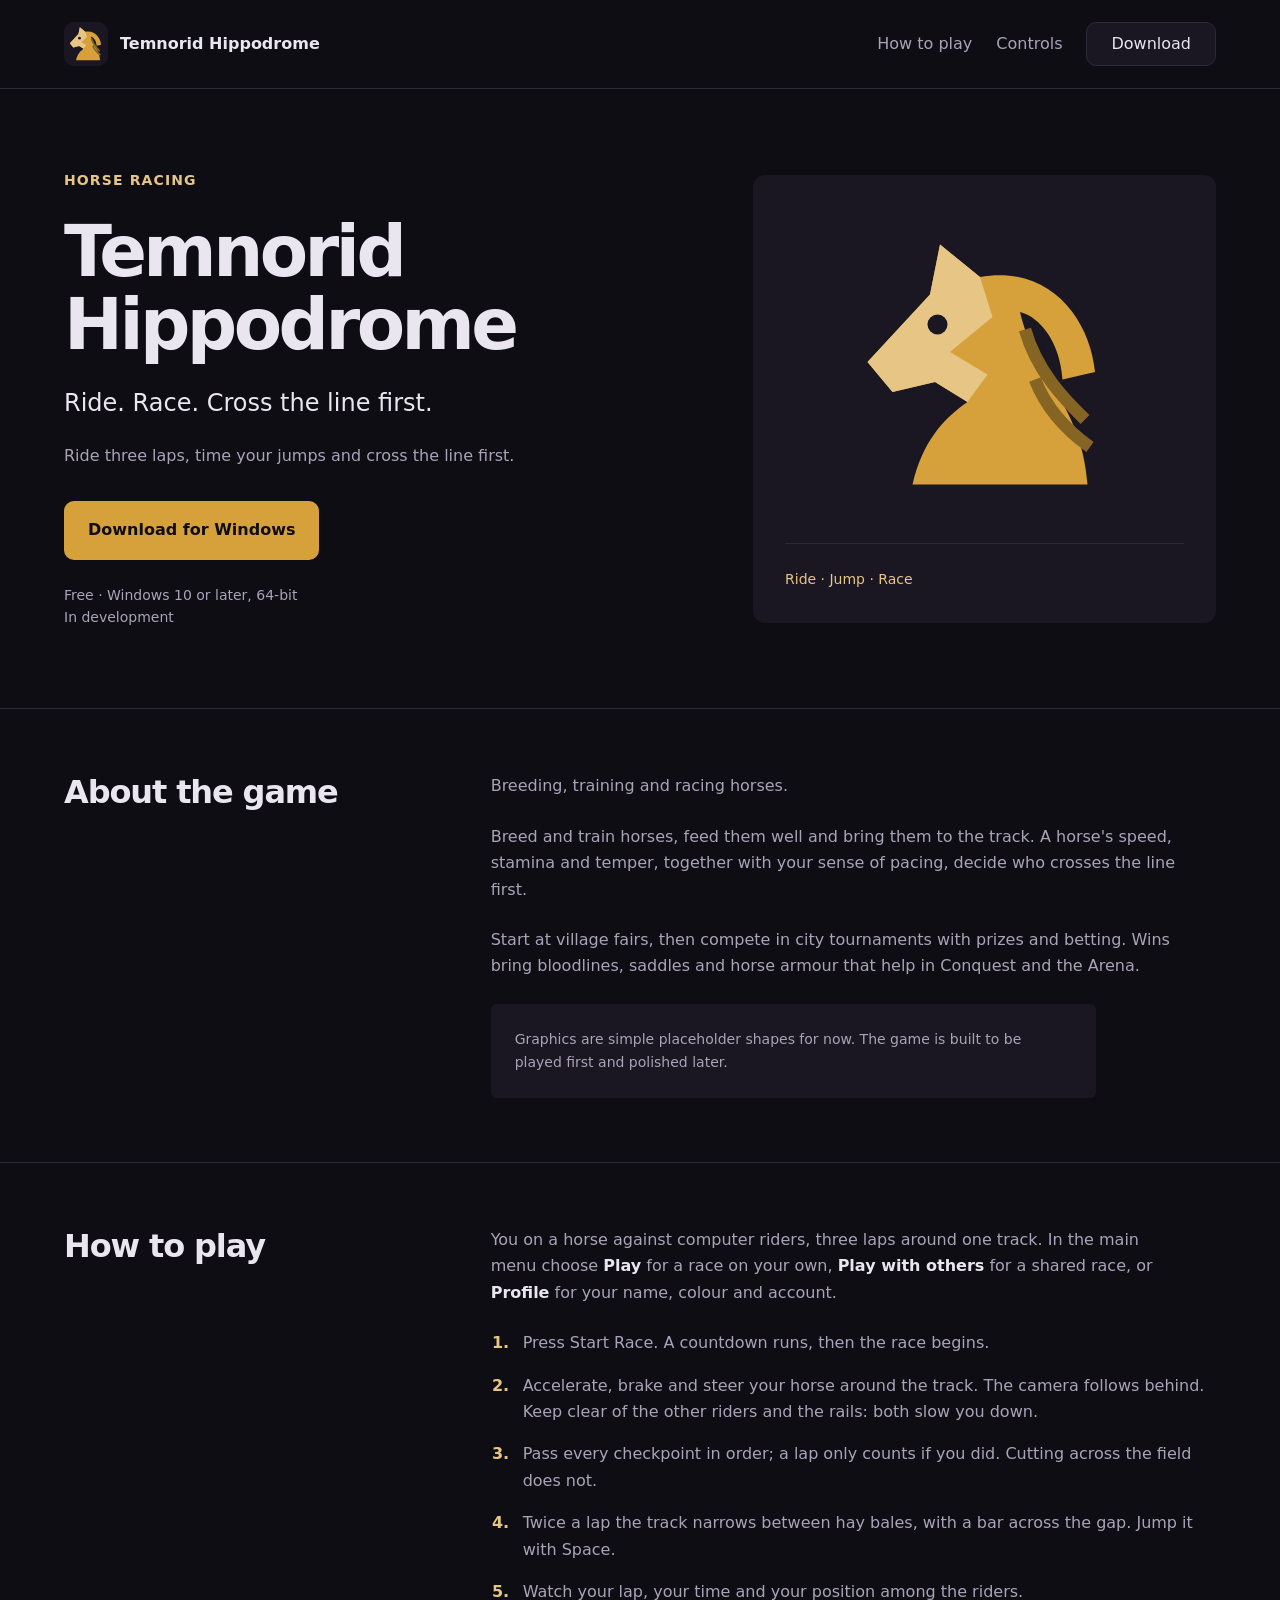
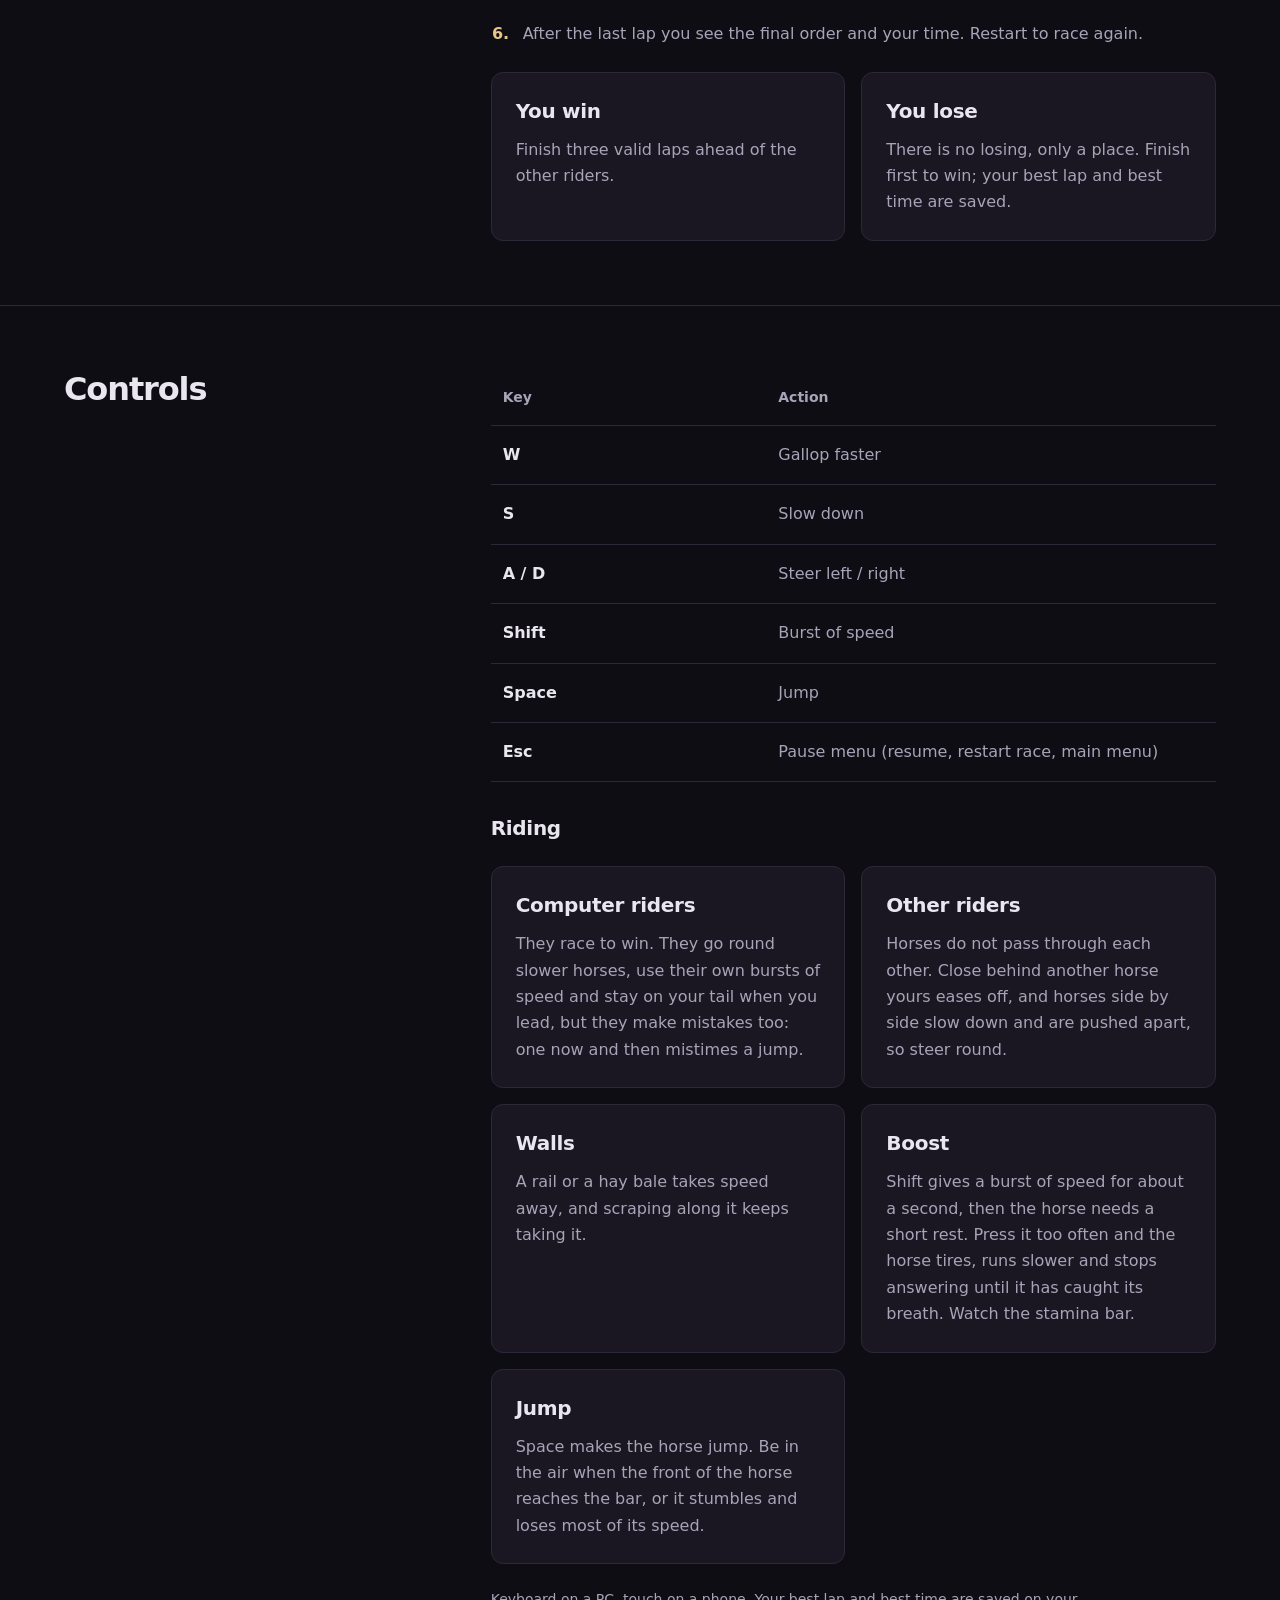
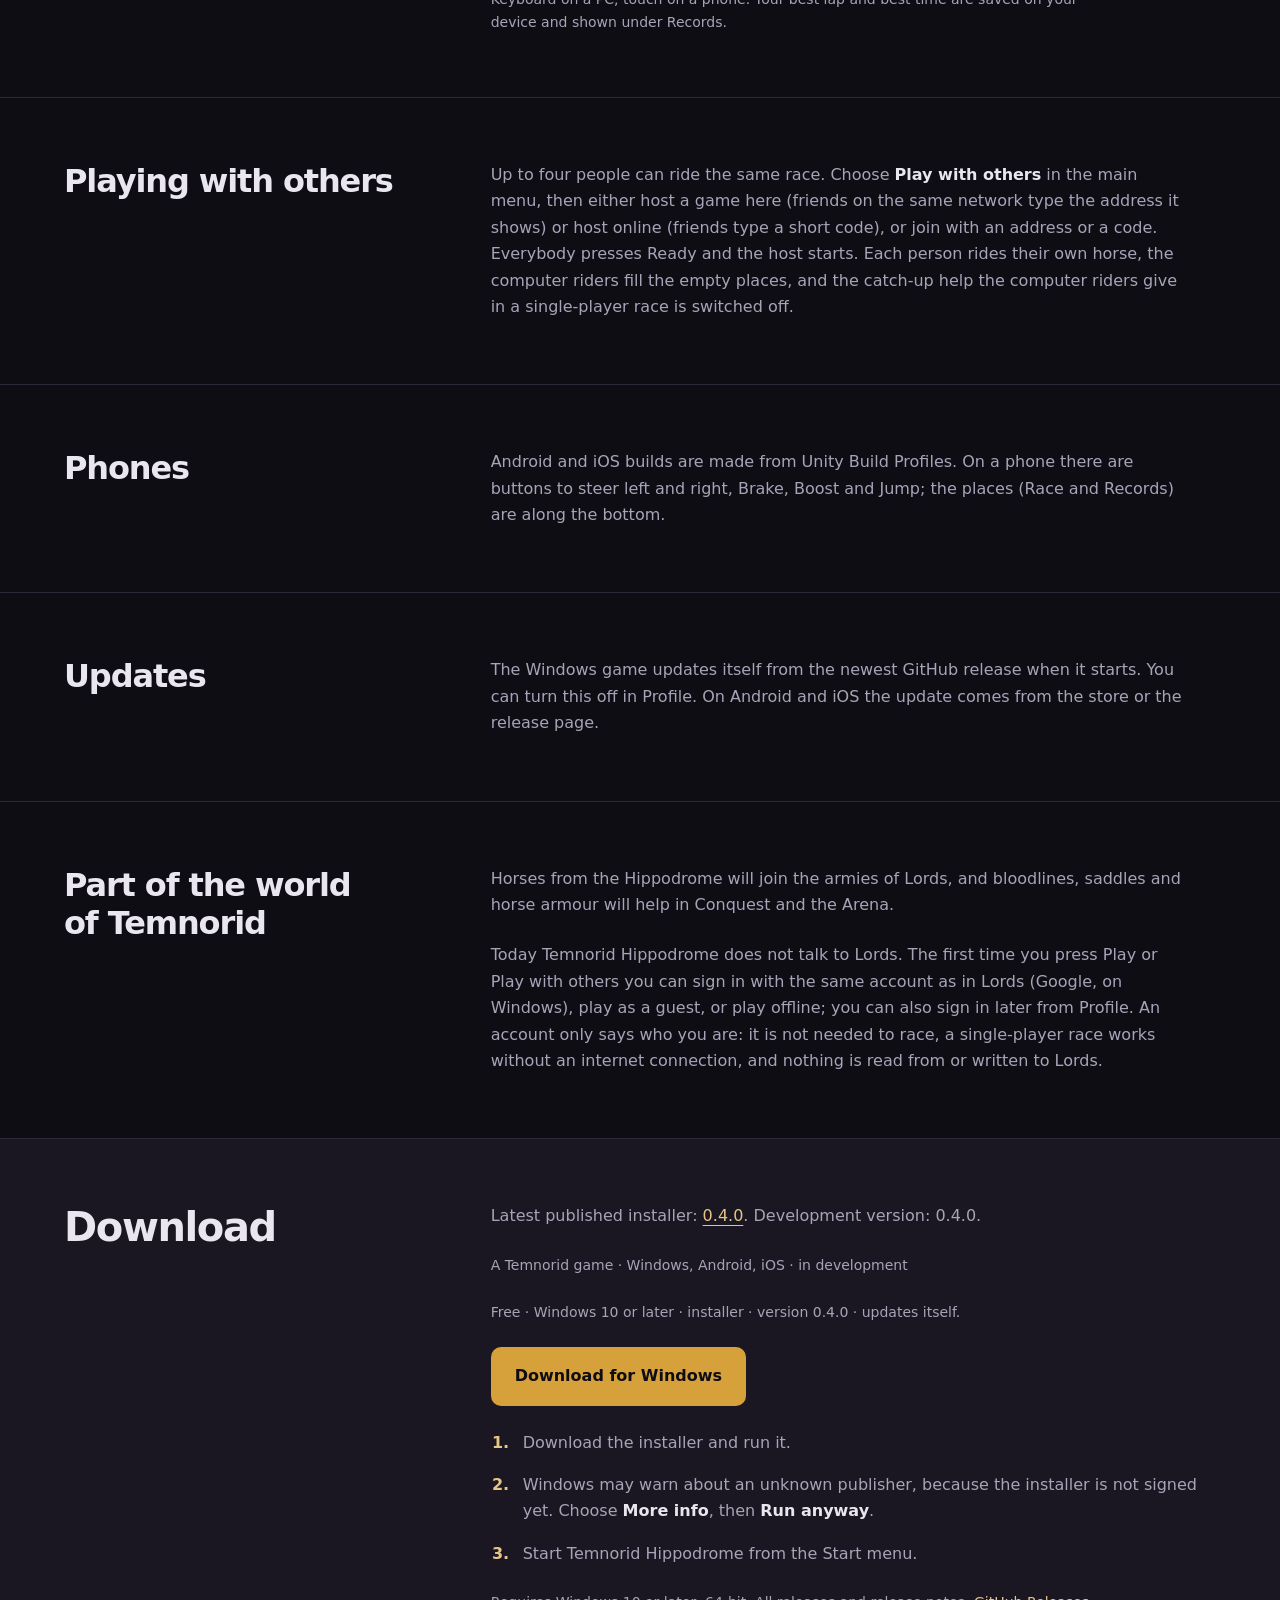
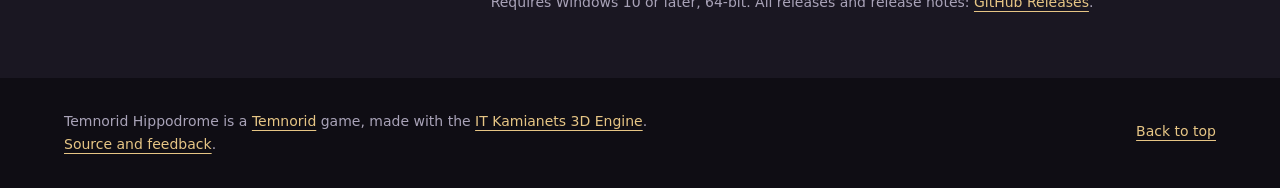
<file: docs/index.html>
<!doctype html>
<html lang="en">
<head>
	<meta charset="utf-8">
	<meta name="viewport" content="width=device-width, initial-scale=1">
	<title>Temnorid Hippodrome</title>
	<meta name="description" content="Race horses over three laps in Temnorid Hippodrome. Time jumps, manage bursts of speed and compete against computer riders or up to three friends.">
	<link rel="canonical" href="https://hippodrome.temnorid.com/">
	<link rel="icon" href="/favicon.ico" sizes="16x16 32x32 48x48">
	<link rel="icon" type="image/png" href="/favicon.png" sizes="48x48">
	<link rel="icon" type="image/svg+xml" href="/favicon.svg" sizes="any">
	<link rel="apple-touch-icon" href="/apple-touch-icon.png" sizes="180x180">
	<meta property="og:type" content="website">
	<meta property="og:site_name" content="Temnorid Hippodrome">
	<meta property="og:title" content="Temnorid Hippodrome">
	<meta property="og:description" content="Race horses over three laps in Temnorid Hippodrome. Time jumps, manage bursts of speed and compete against computer riders or up to three friends.">
	<meta property="og:url" content="https://hippodrome.temnorid.com/">
	<meta property="og:locale" content="en_US">
	<meta property="og:image" content="https://hippodrome.temnorid.com/seo-image.png">
	<meta property="og:image:type" content="image/png">
	<meta property="og:image:width" content="1200">
	<meta property="og:image:height" content="630">
	<meta property="og:image:alt" content="Temnorid Hippodrome — Ride · Jump · Race">
	<meta name="twitter:card" content="summary_large_image">
	<meta name="twitter:title" content="Temnorid Hippodrome">
	<meta name="twitter:description" content="Race horses over three laps in Temnorid Hippodrome. Time jumps, manage bursts of speed and compete against computer riders or up to three friends.">
	<meta name="twitter:image" content="https://hippodrome.temnorid.com/seo-image.png">
	<meta name="twitter:image:alt" content="Temnorid Hippodrome — Ride · Jump · Race">
	<meta name="theme-color" content="#0f0d14">
	<script type="application/ld+json">
{
  "@context": "https://schema.org",
  "@graph": [
    {
      "@type": "WebSite",
      "@id": "https://hippodrome.temnorid.com/#website",
      "name": "Temnorid Hippodrome",
      "url": "https://hippodrome.temnorid.com/",
      "inLanguage": "en",
      "image": "https://hippodrome.temnorid.com/seo-image.png",
      "about": {
        "@id": "https://hippodrome.temnorid.com/#game"
      }
    },
    {
      "@type": "WebPage",
      "@id": "https://hippodrome.temnorid.com/#webpage",
      "name": "Temnorid Hippodrome",
      "url": "https://hippodrome.temnorid.com/",
      "description": "Race horses over three laps in Temnorid Hippodrome. Time jumps, manage bursts of speed and compete against computer riders or up to three friends.",
      "isPartOf": {
        "@id": "https://hippodrome.temnorid.com/#website"
      },
      "about": {
        "@id": "https://hippodrome.temnorid.com/#game"
      },
      "primaryImageOfPage": {
        "@type": "ImageObject",
        "url": "https://hippodrome.temnorid.com/seo-image.png",
        "width": 1200,
        "height": 630
      }
    },
    {
      "@type": "VideoGame",
      "@id": "https://hippodrome.temnorid.com/#game",
      "name": "Temnorid Hippodrome",
      "url": "https://hippodrome.temnorid.com/",
      "description": "Race horses over three laps in Temnorid Hippodrome. Time jumps, manage bursts of speed and compete against computer riders or up to three friends.",
      "image": "https://hippodrome.temnorid.com/seo-image.png",
      "thumbnailUrl": "https://hippodrome.temnorid.com/logo.png",
      "genre": "Racing",
      "gamePlatform": "Windows",
      "operatingSystem": "Windows 10 or later, 64-bit",
      "softwareVersion": "0.4.0",
      "downloadUrl": "https://github.com/WebArtWork/hippodrome.temnorid.com/releases/latest/download/Temnorid-Hippodrome-Setup.exe",
      "releaseNotes": "https://github.com/WebArtWork/hippodrome.temnorid.com/releases/tag/v0.4.0",
      "isAccessibleForFree": true,
      "inLanguage": "en",
      "publisher": {
        "@type": "Organization",
        "name": "Temnorid",
        "url": "https://temnorid.com/"
      }
    }
  ]
}
</script>
	<link rel="stylesheet" href="./site.css">
</head>
<body>
<a class="skip-link" href="#main">Skip to content</a>
	<header class="site">
		<div class="wrap">
			<a class="brand" href="./"><img src="./logo.svg" alt="" width="44" height="44">Temnorid Hippodrome</a>
			<nav aria-label="Main">
				<a href="#play">How to play</a>
				<a href="#controls">Controls</a>
				<a href="#download">Download</a>
			</nav>
		</div>
	</header>

	<main id="main" tabindex="-1">
		<div class="hero"><div class="wrap hero-grid"><div class="hero-copy">
				<p class="eyebrow">Horse racing</p>
				<h1>Temnorid Hippodrome</h1>
				<p class="tagline">Ride. Race. Cross the line first.</p>
				<p class="lead">Ride three laps, time your jumps and cross the line first.</p>
				<a class="btn" href="https://github.com/WebArtWork/hippodrome.temnorid.com/releases/latest/download/Temnorid-Hippodrome-Setup.exe">Download for Windows</a>
				<p class="fine">Free · Windows 10 or later, 64-bit<br>In development</p>
			</div><figure class="brand-art"><img src="./logo.svg" alt="" width="1024" height="1024"><figcaption>Ride · Jump · Race</figcaption></figure></div></div>

		<section id="about" aria-labelledby="about-title"><div class="wrap section-grid"><div class="section-intro"><h2 id="about-title">About the game</h2></div><div class="section-body"><p>Breeding, training and racing horses.</p>
				<p>Breed and train horses, feed them well and bring them to the track. A horse's speed, stamina and temper, together with your sense of pacing, decide who crosses the line first.</p>
				<p>Start at village fairs, then compete in city tournaments with prizes and betting. Wins bring bloodlines, saddles and horse armour that help in Conquest and the Arena.</p>
				<p class="note">Graphics are simple placeholder shapes for now. The game is built to be played first and polished later.</p>
			</div></div></section>

		<section id="play" aria-labelledby="play-title"><div class="wrap section-grid"><div class="section-intro"><h2 id="play-title">How to play</h2></div><div class="section-body">
				<p>You on a horse against computer riders, three laps around one track. In the main menu choose <strong>Play</strong> for a race on your own, <strong>Play with others</strong> for a shared race, or <strong>Profile</strong> for your name, colour and account.</p>
				<ol>
					<li>Press Start Race. A countdown runs, then the race begins.</li>
					<li>Accelerate, brake and steer your horse around the track. The camera follows behind. Keep clear of the other riders and the rails: both slow you down.</li>
					<li>Pass every checkpoint in order; a lap only counts if you did. Cutting across the field does not.</li>
					<li>Twice a lap the track narrows between hay bales, with a bar across the gap. Jump it with Space.</li>
					<li>Watch your lap, your time and your position among the riders.</li>
					<li>After the last lap you see the final order and your time. Restart to race again.</li>
				</ol>
				<div class="cards">
					<div class="card"><h3>You win</h3><p>Finish three valid laps ahead of the other riders.</p></div>
					<div class="card"><h3>You lose</h3><p>There is no losing, only a place. Finish first to win; your best lap and best time are saved.</p></div>
				</div>
			</div></div></section>

		<section id="controls" aria-labelledby="controls-title"><div class="wrap section-grid"><div class="section-intro"><h2 id="controls-title">Controls</h2></div><div class="section-body">
				<table>
					<thead><tr><th scope="col">Key</th><th scope="col">Action</th></tr></thead>
					<tbody>
						<tr><td>W</td><td>Gallop faster</td></tr>
						<tr><td>S</td><td>Slow down</td></tr>
						<tr><td>A / D</td><td>Steer left / right</td></tr>
						<tr><td>Shift</td><td>Burst of speed</td></tr>
						<tr><td>Space</td><td>Jump</td></tr>
						<tr><td>Esc</td><td>Pause menu (resume, restart race, main menu)</td></tr>
					</tbody>
				</table>
				<h3>Riding</h3>
				<div class="cards">
					<div class="card"><h3>Computer riders</h3><p>They race to win. They go round slower horses, use their own bursts of speed and stay on your tail when you lead, but they make mistakes too: one now and then mistimes a jump.</p></div>
					<div class="card"><h3>Other riders</h3><p>Horses do not pass through each other. Close behind another horse yours eases off, and horses side by side slow down and are pushed apart, so steer round.</p></div>
					<div class="card"><h3>Walls</h3><p>A rail or a hay bale takes speed away, and scraping along it keeps taking it.</p></div>
					<div class="card"><h3>Boost</h3><p>Shift gives a burst of speed for about a second, then the horse needs a short rest. Press it too often and the horse tires, runs slower and stops answering until it has caught its breath. Watch the stamina bar.</p></div>
					<div class="card"><h3>Jump</h3><p>Space makes the horse jump. Be in the air when the front of the horse reaches the bar, or it stumbles and loses most of its speed.</p></div>
				</div>
				<p class="fine">Keyboard on a PC, touch on a phone. Your best lap and best time are saved on your device and shown under Records.</p>
			</div></div></section>

		<section id="others" aria-labelledby="others-title"><div class="wrap section-grid"><div class="section-intro"><h2 id="others-title">Playing with others</h2></div><div class="section-body">
				<p>Up to four people can ride the same race. Choose <strong>Play with others</strong> in the main menu, then either host a game here (friends on the same network type the address it shows) or host online (friends type a short code), or join with an address or a code. Everybody presses Ready and the host starts. Each person rides their own horse, the computer riders fill the empty places, and the catch-up help the computer riders give in a single-player race is switched off.</p>
			</div></div></section>

		<section id="phones" aria-labelledby="phones-title"><div class="wrap section-grid"><div class="section-intro"><h2 id="phones-title">Phones</h2></div><div class="section-body">
				<p>Android and iOS builds are made from Unity Build Profiles. On a phone there are buttons to steer left and right, Brake, Boost and Jump; the places (Race and Records) are along the bottom.</p>
			</div></div></section>

		<section id="updates" aria-labelledby="updates-title"><div class="wrap section-grid"><div class="section-intro"><h2 id="updates-title">Updates</h2></div><div class="section-body">
				<p>The Windows game updates itself from the newest GitHub release when it starts. You can turn this off in Profile. On Android and iOS the update comes from the store or the release page.</p>
			</div></div></section>

		<section id="lords" aria-labelledby="lords-title"><div class="wrap section-grid"><div class="section-intro"><h2 id="lords-title">Part of the world of Temnorid</h2></div><div class="section-body">
				<p>Horses from the Hippodrome will join the armies of Lords, and bloodlines, saddles and horse armour will help in Conquest and the Arena.</p>
				<p>Today Temnorid Hippodrome does not talk to Lords. The first time you press Play or Play with others you can sign in with the same account as in Lords (Google, on Windows), play as a guest, or play offline; you can also sign in later from Profile. An account only says who you are: it is not needed to race, a single-player race works without an internet connection, and nothing is read from or written to Lords.</p>
			</div></div></section>

		<section id="download" aria-labelledby="download-title"><div class="wrap section-grid"><div class="section-intro"><h2 id="download-title">Download</h2></div><div class="section-body"><p class="release-status">Latest published installer: <a href="https://github.com/WebArtWork/hippodrome.temnorid.com/releases/tag/v0.4.0">0.4.0</a>. Development version: 0.4.0.</p><p class="release-meta">A Temnorid game · Windows, Android, iOS · in development</p><p class="fine">Free · Windows 10 or later · installer · version 0.4.0 · updates itself.</p>
				<p><a class="btn" href="https://github.com/WebArtWork/hippodrome.temnorid.com/releases/latest/download/Temnorid-Hippodrome-Setup.exe">Download for Windows</a></p>
				<ol>
					<li>Download the installer and run it.</li>
					<li>Windows may warn about an unknown publisher, because the installer is not signed yet. Choose <strong>More info</strong>, then <strong>Run anyway</strong>.</li>
					<li>Start Temnorid Hippodrome from the Start menu.</li>
				</ol>
				<p class="fine">Requires Windows 10 or later, 64-bit. All releases and release notes: <a href="https://github.com/WebArtWork/hippodrome.temnorid.com/releases">GitHub Releases</a>.</p>
			</div></div></section>
	</main>

	<footer>
		<div class="wrap">
			<p>Temnorid Hippodrome is a <a href="https://temnorid.com">Temnorid</a> game, made with the <a href="https://3d.itkamianets.com">IT Kamianets 3D Engine</a>. <a href="https://github.com/WebArtWork/hippodrome.temnorid.com">Source and feedback</a>.</p>
		<a class="back-top" href="#main">Back to top</a></div>
	</footer>
</body>
</html>
</file>
<file: docs/site.css>
:root { --accent: #d6a13a; --bg: #0f0d14; --panel: #1a1722; --line: #2d2838; --text: #e9e6f0; --muted: #a9a3b8; --accent-soft: #e6c585; --button-text: #0f0d14; }

:root { color-scheme: dark; --radius: .75rem; }
* { box-sizing: border-box; }
html { scroll-padding-top: 7rem; }
body { margin: 0; background: var(--bg); color: var(--text); font: 1rem/1.65 system-ui,-apple-system,"Segoe UI",Roboto,sans-serif; }
a { color: var(--accent-soft); text-underline-offset: .25rem; }
a:hover { color: var(--text); }
:focus-visible { outline: .125rem solid var(--accent-soft); outline-offset: .25rem; }
::selection { background: var(--accent); color: var(--button-text); }
.wrap { width: min(100% - 3rem,72rem); margin-inline: auto; }
.skip-link { position: absolute; top: -6rem; left: 1.5rem; z-index: 4; background: var(--accent); color: var(--button-text); padding: .75rem 1.5rem; border-radius: .625rem; }
.skip-link:focus { top: 1rem; }
header.site { position: sticky; top: 0; z-index: 2; background: var(--bg); border-bottom: .0625rem solid var(--line); }
header.site .wrap { display: flex; align-items: center; justify-content: space-between; min-height: 5.5rem; gap: 1.5rem; }
.brand { display: inline-flex; align-items: center; gap: .75rem; font-weight: 700; text-decoration: none; color: var(--text); min-height: 2.75rem; }
.brand img { width: 2.75rem; height: 2.75rem; border-radius: .625rem; flex: none; }
nav { display: flex; align-items: center; gap: 1.5rem; }
nav a { display: inline-flex; align-items: center; justify-content: center; min-height: 2.75rem; text-decoration: none; color: var(--muted); }
nav a:last-child { border: .0625rem solid var(--line); border-radius: .625rem; background: var(--panel); color: var(--text); padding-inline: 1.5rem; }
nav a:last-child:hover { border-color: var(--accent); }
h1,h2,h3,p,figure { margin: 0; }
h1,h2,h3 { text-wrap: balance; }
.hero { padding-block: 5rem; }
.hero-grid { display: grid; grid-template-columns: minmax(0,1.35fr) minmax(0,1fr); align-items: center; gap: 4rem; }
.eyebrow { color: var(--accent-soft); font-size: .875rem; font-weight: 600; letter-spacing: .08em; text-transform: uppercase; margin-bottom: 1.5rem; }
h1 { font-size: clamp(3rem,5.5vw,5rem); line-height: 1.04; letter-spacing: -.05em; font-weight: 700; }
.tagline { font-size: 1.5rem; line-height: 1.35; margin-top: 1.5rem; max-width: 30ch; }
.lead { color: var(--muted); max-width: 48ch; margin-top: 1.5rem; }
.hero .btn { margin-top: 2rem; }
.btn { display: inline-flex; align-items: center; justify-content: center; min-height: 3.5rem; padding: 1rem 1.5rem; border-radius: .625rem; background: var(--accent); color: var(--button-text); font-weight: 700; text-decoration: none; text-align: center; max-width: 100%; overflow-wrap: anywhere; }
.btn:hover { background: var(--accent-soft); color: var(--bg); }
.fine { font-size: .875rem; color: var(--muted); line-height: 1.6; }
.hero .fine { margin-top: 1.5rem; }
.brand-art { background: var(--panel); padding: 2rem; border-radius: var(--radius); }
.brand-art img { display: block; width: 100%; max-width: 20rem; height: auto; margin-inline: auto; }
.brand-art figcaption { font-size: .875rem; color: var(--accent-soft); border-top: .0625rem solid var(--line); padding-top: 1.5rem; margin-top: 1rem; }
section { padding-block: 4rem; border-top: .0625rem solid var(--line); }
.section-grid { display: grid; grid-template-columns: minmax(0,1fr) minmax(0,2fr); gap: 4rem; align-items: start; }
h2 { font-size: 2rem; line-height: 1.2; letter-spacing: -.035em; }
h3 { font-size: 1.25rem; line-height: 1.4; font-weight: 600; letter-spacing: -.015em; }
.section-body { min-width: 0; }
.section-body > * + * { margin-top: 1.5rem; }
.section-body > h3 { margin-top: 2rem; }
.section-body p { max-width: 68ch; color: var(--muted); }
.section-body strong { color: var(--text); font-weight: 600; }
ol,ul { padding-left: 1.5rem; margin: 0; color: var(--muted); }
li { padding-left: .25rem; margin-bottom: .75rem; }
li::marker { color: var(--accent-soft); font-weight: 600; }
ol li { padding-left: .5rem; margin-bottom: 1rem; }
.cards { display: grid; grid-template-columns: repeat(auto-fit,minmax(min(100%,15rem),1fr)); gap: 1rem; }
.card { display: flex; flex-direction: column; padding: 1.5rem; background: var(--panel); border: .0625rem solid var(--line); border-radius: var(--radius); }
.card p { flex: 1; margin-top: .75rem; }
.note { background: var(--panel); padding: 1.5rem; border-radius: .375rem; font-size: .875rem; }
table { width: 100%; border-collapse: collapse; text-align: left; }
caption { color: var(--muted); font-size: .875rem; text-align: left; margin-bottom: 1rem; }
th,td { padding: 1rem .75rem; border-bottom: .0625rem solid var(--line); vertical-align: top; overflow-wrap: anywhere; }
thead th { color: var(--muted); font-weight: 600; font-size: .875rem; }
td { color: var(--muted); }
td:first-child { color: var(--text); font-weight: 600; width: 38%; }
.shot { background: var(--panel); padding: 1.5rem; border-radius: var(--radius); color: var(--muted); font-size: .875rem; }
.release-meta { color: var(--accent-soft); font-size: .875rem; }
#download { background: var(--panel); }
#download .section-intro h2 { font-size: 2.5rem; }
footer { color: var(--muted); font-size: .875rem; padding-block: 2rem; }
footer .wrap { display: flex; flex-wrap: wrap; justify-content: space-between; align-items: start; gap: 1.5rem; }
footer p { max-width: 68ch; }
.back-top { display: inline-flex; align-items: center; min-height: 2.75rem; }
@media (max-width:900px) { .hero-grid,.section-grid { gap: 2rem; } .brand-art { padding: 1.5rem; } nav { gap: 1rem; } }
@media (max-width:700px) {
 html { scroll-padding-top: 1.5rem; }
 header.site { position: relative; }
 header.site .wrap { flex-wrap: wrap; gap: 0; padding-top: 1rem; }
 .brand { padding-bottom: .75rem; }
 nav { width: 100%; flex-wrap: wrap; justify-content: space-between; gap: .5rem; border-top: .0625rem solid var(--line); padding-block: .5rem; }
 nav a { flex: 1; padding-inline: .25rem; text-align: center; }
 nav:has(a:nth-child(4)) { display: grid; grid-template-columns: repeat(2,minmax(0,1fr)); gap: .25rem .75rem; }
 nav a:last-child { padding-inline: .75rem; }
 .hero { padding-block: 3rem; }
 .hero-grid,.section-grid { grid-template-columns: minmax(0,1fr); gap: 2rem; }
 h1 { font-size: clamp(2.75rem,11vw,4rem); }
 .hero .btn { display: flex; width: 100%; }
 .brand-art img { max-width: 12rem; }
 section { padding-block: 3rem; }
 .cards { grid-template-columns: minmax(0,1fr); }
 th,td { padding: .75rem .5rem; }
 footer .wrap { flex-direction: column; }
}
@media (prefers-reduced-motion:no-preference) { html { scroll-behavior: smooth; } }
</file>
